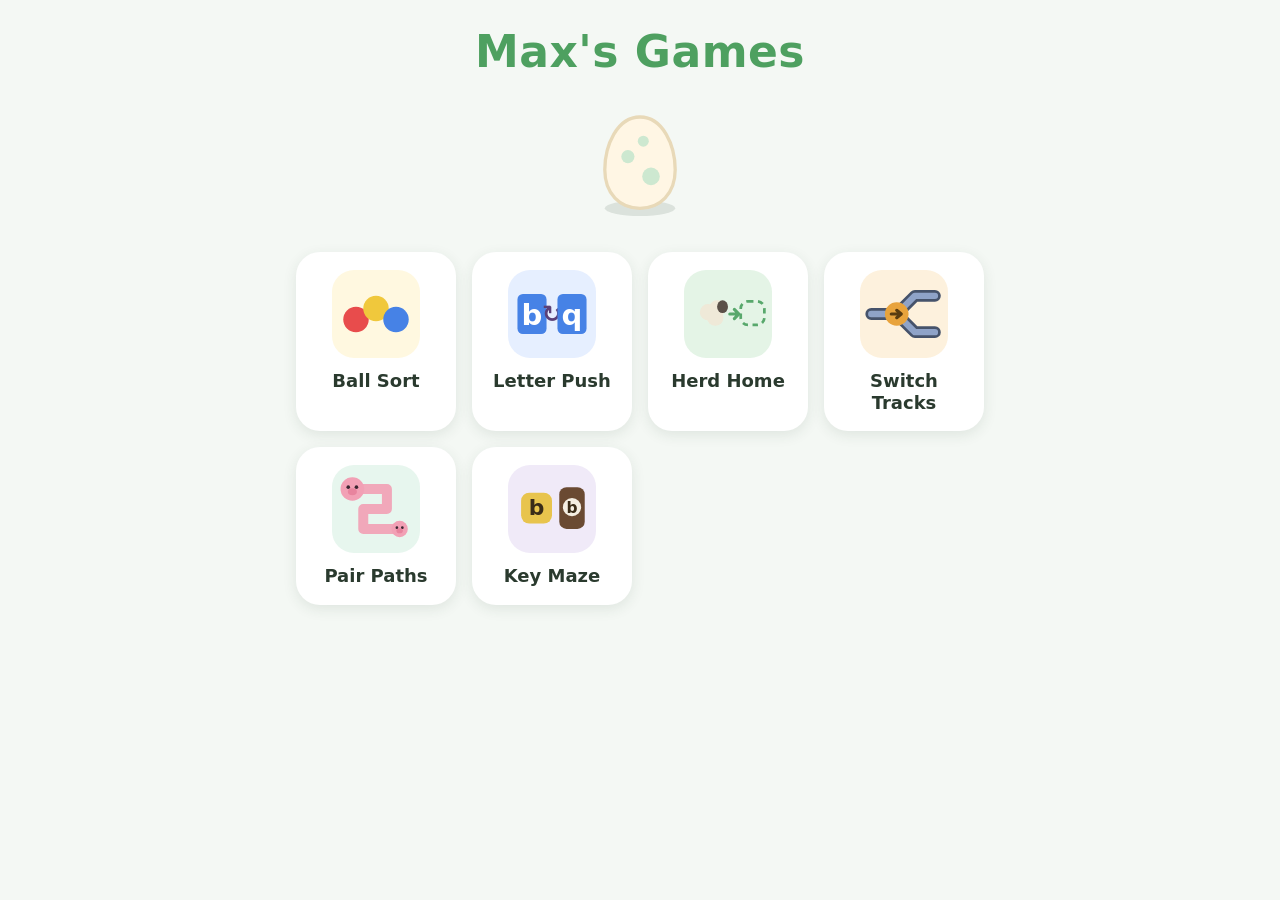
<file: index.html>
<!doctype html>
<html lang="en">
<head>
  <meta charset="utf-8">
  <meta name="viewport" content="width=device-width, initial-scale=1, viewport-fit=cover">
  <meta name="theme-color" content="#78c88c">
  <title>Max's Games</title>
  <link rel="manifest" href="./manifest.webmanifest">
  <link rel="icon" type="image/png" sizes="192x192" href="./icons/icon-192.png">
  <link rel="apple-touch-icon" href="./icons/icon-192.png">
  <link rel="stylesheet" href="./hub/hub.css">
</head>
<body>
  <main id="hub" class="hub">
    <h1 class="title">Max's Games</h1>
    <button id="pet-btn" class="pet-btn" aria-label="Your pet and sticker book" type="button"></button>
    <div id="tile-grid" class="tile-grid"></div>
  </main>

  <div id="sticker-screen" class="sticker-screen" hidden>
    <div class="sticker-card">
      <div id="sticker-pet" class="sticker-pet"></div>
      <div id="sticker-grid" class="sticker-grid"></div>
      <button id="sticker-close" class="sticker-close" type="button" aria-label="Close">ok</button>
    </div>
  </div>

  <div id="game-shell" class="game-shell" hidden>
    <button id="back-btn" class="back-btn" aria-label="Back to games" type="button">←</button>
    <iframe id="game-frame" class="game-frame" title="Game"></iframe>
  </div>

  <script type="module" src="./hub/hub.js"></script>
</body>
</html>
</file>
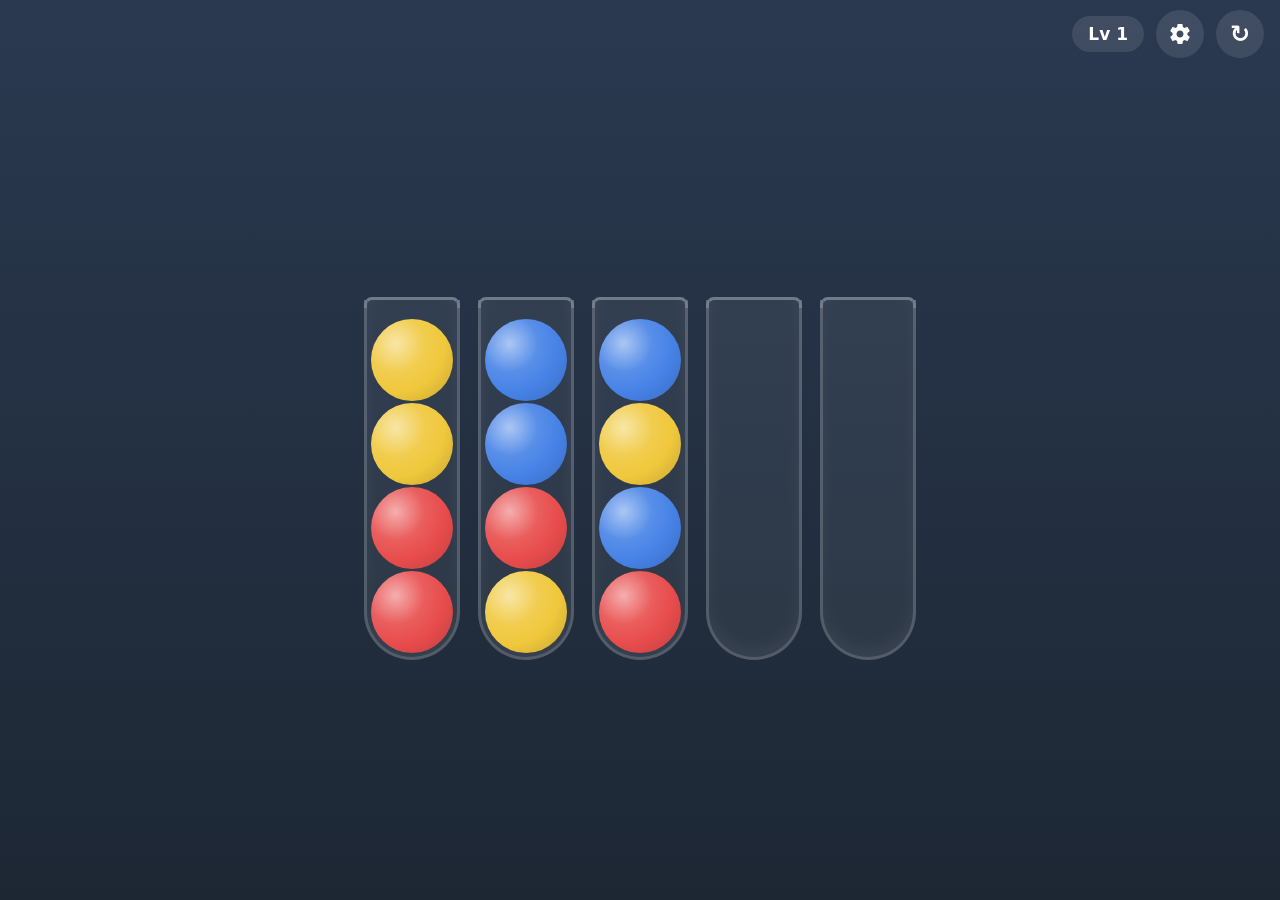
<file: games/ball-sort/index.html>
<!doctype html>
<html lang="en">
<head>
  <meta charset="utf-8">
  <meta name="viewport" content="width=device-width, initial-scale=1, viewport-fit=cover">
  <meta name="theme-color" content="#1d2734">
  <title>Ball Sort</title>
  <link rel="stylesheet" href="./ball-sort.css">
</head>
<body>
  <main id="game">
    <header class="topbar">
      <div class="level-badge" aria-label="Level">Lv <span id="level-num">1</span></div>
      <button id="settings-btn" class="icon-btn" aria-label="Difficulty" type="button">
        <svg viewBox="0 0 24 24" width="24" height="24" fill="currentColor" aria-hidden="true">
          <path d="M19.43 12.98c.04-.32.07-.64.07-.98s-.03-.66-.07-.98l2.11-1.65c.19-.15.24-.42.12-.64l-2-3.46c-.12-.22-.39-.3-.61-.22l-2.49 1c-.52-.4-1.08-.73-1.69-.98l-.38-2.65C14.46 2.18 14.25 2 14 2h-4c-.25 0-.46.18-.49.42l-.38 2.65c-.61.25-1.17.59-1.69.98l-2.49-1c-.23-.09-.49 0-.61.22l-2 3.46c-.13.22-.07.49.12.64l2.11 1.65c-.04.32-.07.65-.07.98s.03.66.07.98l-2.11 1.65c-.19.15-.24.42-.12.64l2 3.46c.12.22.39.3.61.22l2.49-1c.52.4 1.08.73 1.69.98l.38 2.65c.03.24.24.42.49.42h4c.25 0 .46-.18.49-.42l.38-2.65c.61-.25 1.17-.59 1.69-.98l2.49 1c.23.09.49 0 .61-.22l2-3.46c.12-.22.07-.49-.12-.64l-2.11-1.65zM12 15.5c-1.93 0-3.5-1.57-3.5-3.5s1.57-3.5 3.5-3.5 3.5 1.57 3.5 3.5-1.57 3.5-3.5 3.5z"/>
        </svg>
      </button>
      <button id="reset-btn" class="icon-btn" aria-label="Restart level" type="button">↻</button>
    </header>
    <div id="tubes" class="tubes"></div>
  </main>

  <div id="settings-screen" class="settings-screen" hidden>
    <div class="settings-card">
      <div class="settings-title">Difficulty</div>
      <div class="settings-value">Tier <span id="diff-value">1</span></div>
      <input id="diff-slider" type="range" min="1" max="12" step="1" value="1" aria-label="Difficulty tier">
      <button id="settings-apply" class="next-btn" type="button">Start</button>
    </div>
  </div>

  <div id="win-screen" class="win-screen" hidden>
    <div class="win-card">
      <div class="win-emoji">⭐</div>
      <div class="win-text">You did it!</div>
      <button id="next-btn" class="next-btn" type="button">Next</button>
    </div>
  </div>

  <script type="module" src="./ball-sort.js"></script>
</body>
</html>
</file>
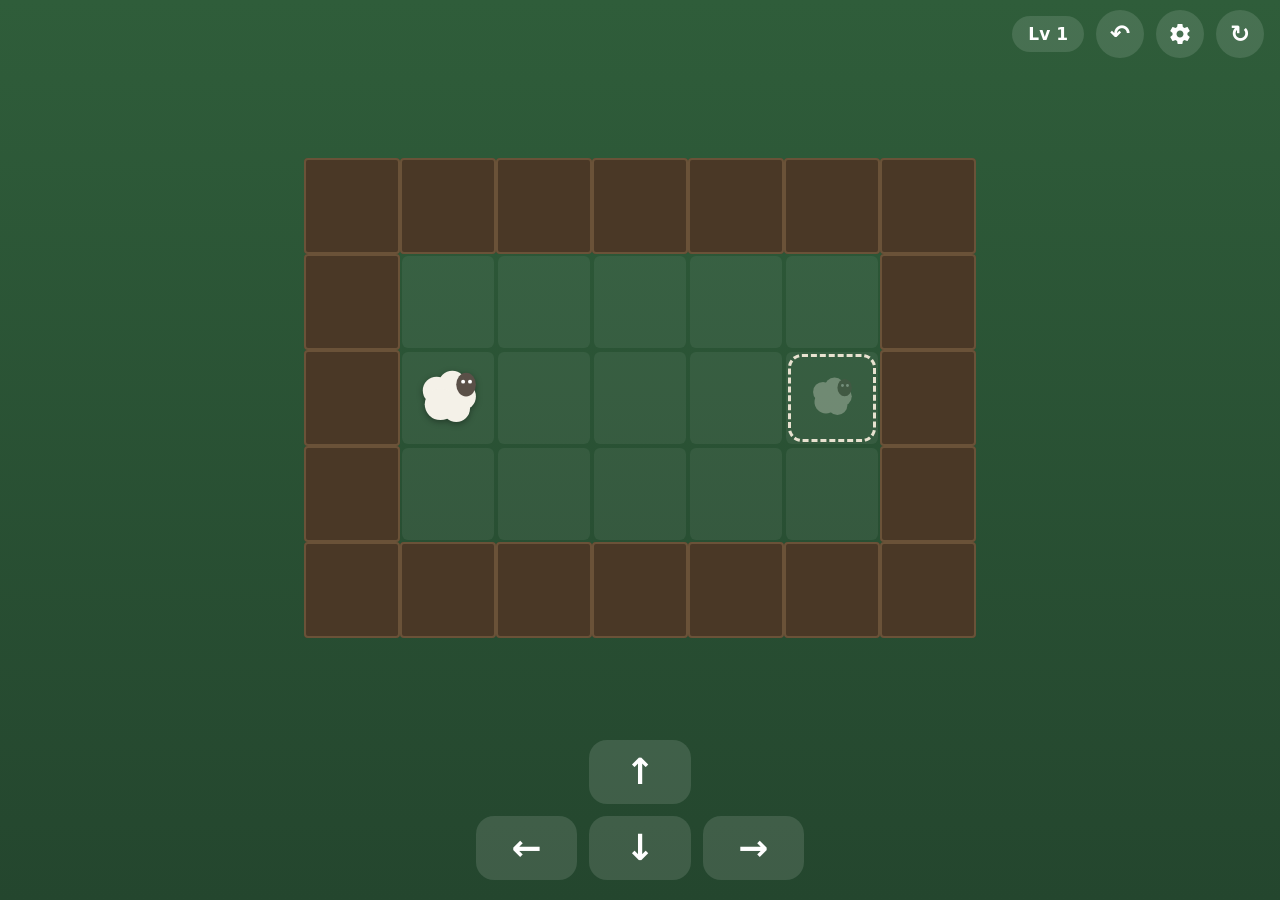
<file: games/herd-home/index.html>
<!doctype html>
<html lang="en">
<head>
  <meta charset="utf-8">
  <meta name="viewport" content="width=device-width, initial-scale=1, viewport-fit=cover">
  <meta name="theme-color" content="#24462e">
  <title>Herd Home</title>
  <link rel="stylesheet" href="./herd-home.css">
</head>
<body>
  <main id="game">
    <header class="topbar">
      <div class="level-badge" aria-label="Level">Lv <span id="level-num">1</span></div>
      <button id="undo-btn" class="icon-btn" aria-label="Undo" type="button">↶</button>
      <button id="settings-btn" class="icon-btn" aria-label="Levels" type="button">
        <svg viewBox="0 0 24 24" width="24" height="24" fill="currentColor" aria-hidden="true">
          <path d="M19.43 12.98c.04-.32.07-.64.07-.98s-.03-.66-.07-.98l2.11-1.65c.19-.15.24-.42.12-.64l-2-3.46c-.12-.22-.39-.3-.61-.22l-2.49 1c-.52-.4-1.08-.73-1.69-.98l-.38-2.65C14.46 2.18 14.25 2 14 2h-4c-.25 0-.46.18-.49.42l-.38 2.65c-.61.25-1.17.59-1.69.98l-2.49-1c-.23-.09-.49 0-.61.22l-2 3.46c-.13.22-.07.49.12.64l2.11 1.65c-.04.32-.07.65-.07.98s.03.66.07.98l-2.11 1.65c-.19.15-.24.42-.12.64l2 3.46c.12.22.39.3.61.22l2.49-1c.52.4 1.08.73 1.69.98l.38 2.65c.03.24.24.42.49.42h4c.25 0 .46-.18.49-.42l.38-2.65c.61-.25 1.17-.59 1.69-.98l2.49 1c.23.09.49 0 .61-.22l2-3.46c.12-.22.07-.49-.12-.64l-2.11-1.65zM12 15.5c-1.93 0-3.5-1.57-3.5-3.5s1.57-3.5 3.5-3.5 3.5 1.57 3.5 3.5-1.57 3.5-3.5 3.5z"/>
        </svg>
      </button>
      <button id="reset-btn" class="icon-btn" aria-label="Restart level" type="button">↻</button>
    </header>

    <div class="board-wrap">
      <div id="board" class="board"></div>
    </div>

    <div class="controls" aria-label="Tilt controls">
      <button class="dir-btn dir-up"    data-dir="up"    type="button" aria-label="Tilt up">↑</button>
      <button class="dir-btn dir-left"  data-dir="left"  type="button" aria-label="Tilt left">←</button>
      <button class="dir-btn dir-down"  data-dir="down"  type="button" aria-label="Tilt down">↓</button>
      <button class="dir-btn dir-right" data-dir="right" type="button" aria-label="Tilt right">→</button>
    </div>
  </main>

  <div id="settings-screen" class="settings-screen" hidden>
    <div class="settings-card">
      <div class="settings-title">Level</div>
      <div class="settings-value"><span id="level-value">1</span></div>
      <input id="level-slider" type="range" min="1" max="1" step="1" value="1" aria-label="Level">
      <button id="settings-apply" class="next-btn" type="button">Go</button>
    </div>
  </div>

  <div id="win-screen" class="win-screen" hidden>
    <div class="win-card">
      <div class="win-emoji">⭐</div>
      <div class="win-text">You did it!</div>
      <button id="next-btn" class="next-btn" type="button">Next</button>
    </div>
  </div>

  <script type="module" src="./herd-home.js"></script>
</body>
</html>
</file>
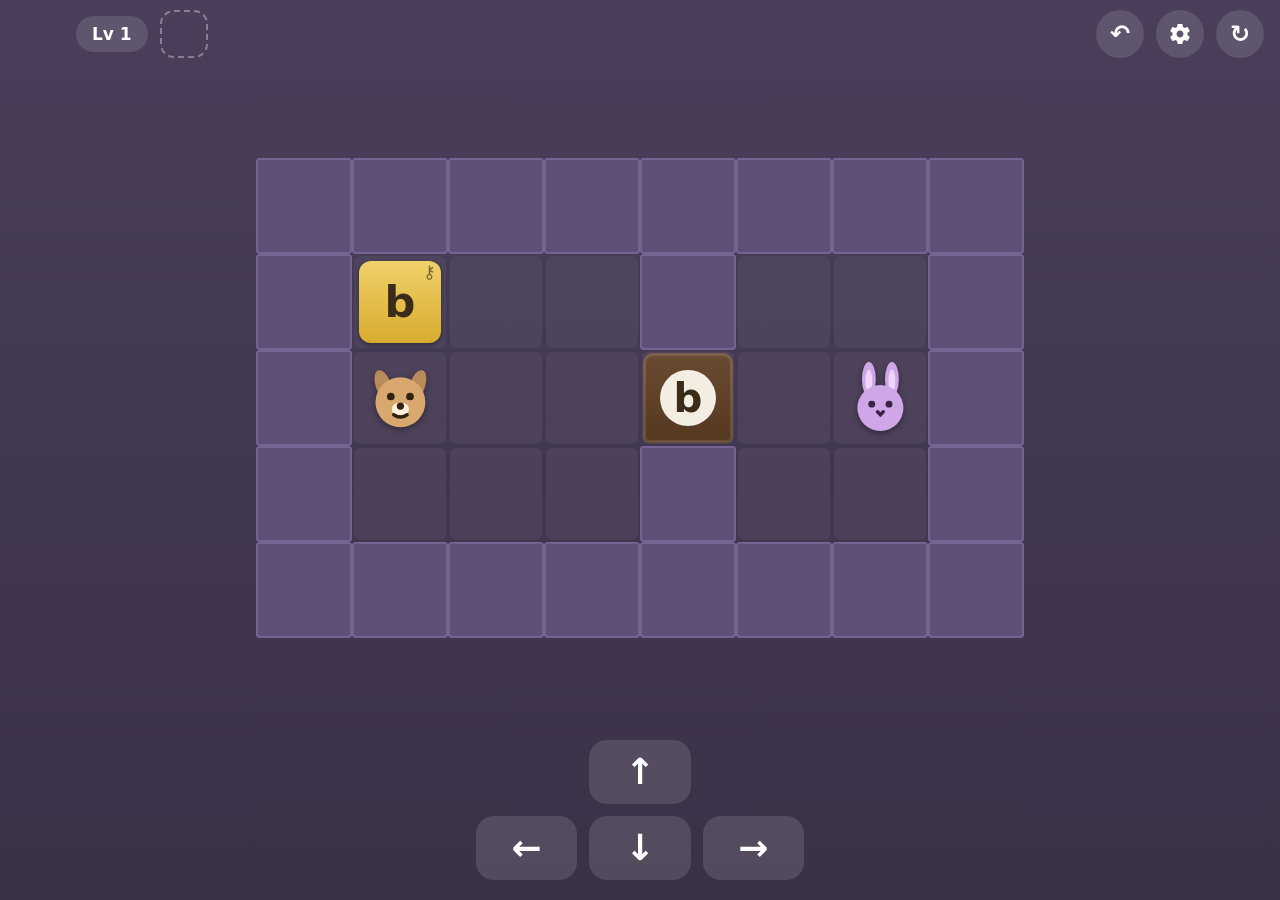
<file: games/key-maze/index.html>
<!doctype html>
<html lang="en">
<head>
  <meta charset="utf-8">
  <meta name="viewport" content="width=device-width, initial-scale=1, viewport-fit=cover">
  <meta name="theme-color" content="#3b3147">
  <title>Key Maze</title>
  <link rel="stylesheet" href="./key-maze.css">
</head>
<body>
  <main id="game">
    <header class="topbar">
      <div class="level-badge" aria-label="Level">Lv <span id="level-num">1</span></div>
      <div id="carry-slot" class="carry-slot" aria-label="Carried key"></div>
      <button id="undo-btn" class="icon-btn" aria-label="Undo" type="button">↶</button>
      <button id="settings-btn" class="icon-btn" aria-label="Levels" type="button">
        <svg viewBox="0 0 24 24" width="24" height="24" fill="currentColor" aria-hidden="true">
          <path d="M19.43 12.98c.04-.32.07-.64.07-.98s-.03-.66-.07-.98l2.11-1.65c.19-.15.24-.42.12-.64l-2-3.46c-.12-.22-.39-.3-.61-.22l-2.49 1c-.52-.4-1.08-.73-1.69-.98l-.38-2.65C14.46 2.18 14.25 2 14 2h-4c-.25 0-.46.18-.49.42l-.38 2.65c-.61.25-1.17.59-1.69.98l-2.49-1c-.23-.09-.49 0-.61.22l-2 3.46c-.13.22-.07.49.12.64l2.11 1.65c-.04.32-.07.65-.07.98s.03.66.07.98l-2.11 1.65c-.19.15-.24.42-.12.64l2 3.46c.12.22.39.3.61.22l2.49-1c.52.4 1.08.73 1.69.98l.38 2.65c.03.24.24.42.49.42h4c.25 0 .46-.18.49-.42l.38-2.65c.61-.25 1.17-.59 1.69-.98l2.49 1c.23.09.49 0 .61-.22l2-3.46c.12-.22.07-.49-.12-.64l-2.11-1.65zM12 15.5c-1.93 0-3.5-1.57-3.5-3.5s1.57-3.5 3.5-3.5 3.5 1.57 3.5 3.5-1.57 3.5-3.5 3.5z"/>
        </svg>
      </button>
      <button id="reset-btn" class="icon-btn" aria-label="Restart level" type="button">↻</button>
    </header>

    <div class="board-wrap">
      <div id="board" class="board"></div>
    </div>

    <div class="controls" aria-label="Movement controls">
      <button class="dir-btn dir-up"    data-dir="up"    type="button" aria-label="Up">↑</button>
      <button class="dir-btn dir-left"  data-dir="left"  type="button" aria-label="Left">←</button>
      <button class="dir-btn dir-down"  data-dir="down"  type="button" aria-label="Down">↓</button>
      <button class="dir-btn dir-right" data-dir="right" type="button" aria-label="Right">→</button>
    </div>
  </main>

  <div id="settings-screen" class="settings-screen" hidden>
    <div class="settings-card">
      <div class="settings-title">Level</div>
      <div class="settings-value"><span id="level-value">1</span></div>
      <input id="level-slider" type="range" min="1" max="1" step="1" value="1" aria-label="Level">
      <button id="settings-apply" class="next-btn" type="button">Go</button>
    </div>
  </div>

  <div id="win-screen" class="win-screen" hidden>
    <div class="win-card">
      <div class="win-emoji">⭐</div>
      <div class="win-text">You did it!</div>
      <button id="next-btn" class="next-btn" type="button">Next</button>
    </div>
  </div>

  <script type="module" src="./key-maze.js"></script>
</body>
</html>
</file>
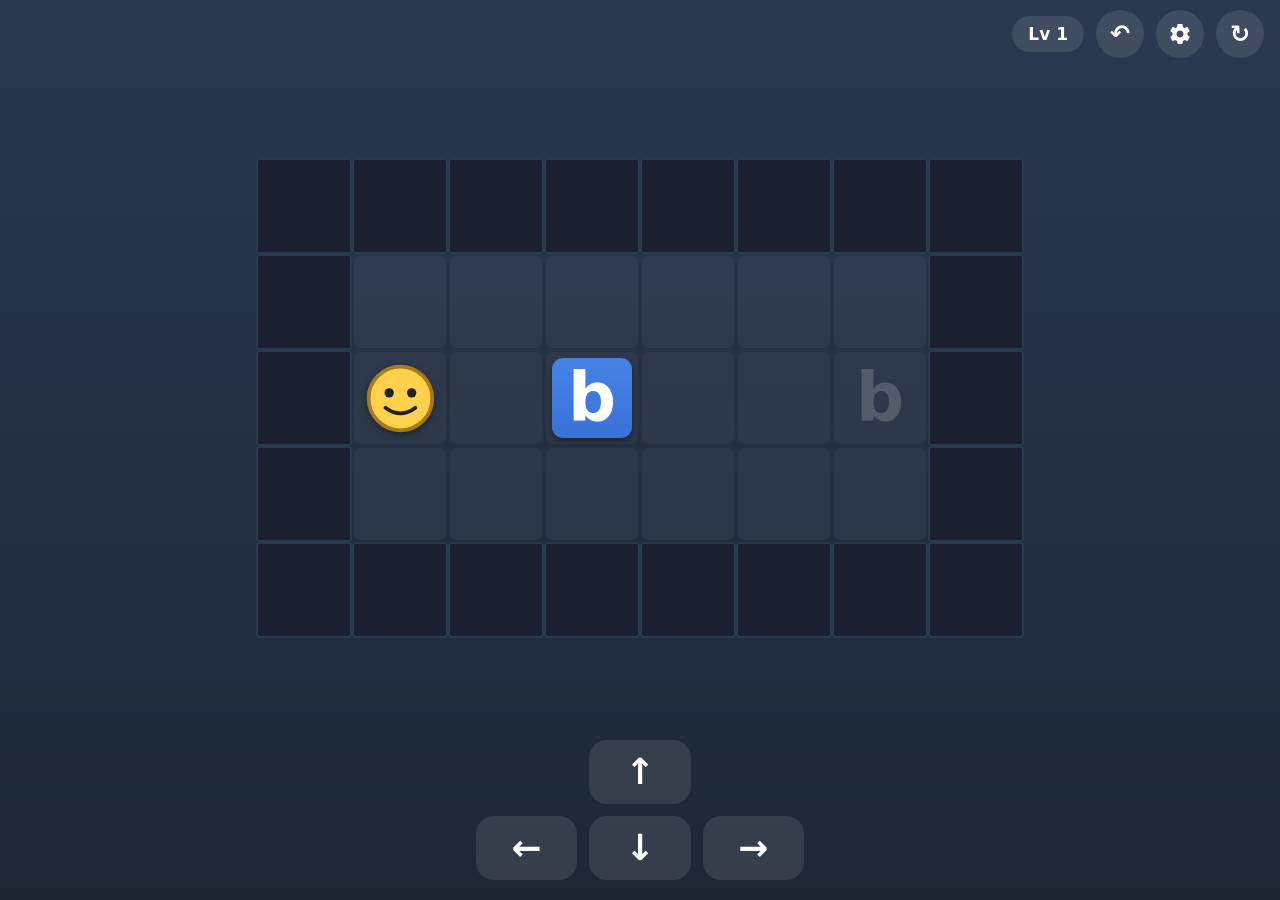
<file: games/letter-push/index.html>
<!doctype html>
<html lang="en">
<head>
  <meta charset="utf-8">
  <meta name="viewport" content="width=device-width, initial-scale=1, viewport-fit=cover">
  <meta name="theme-color" content="#1d2734">
  <title>Letter Push</title>
  <link rel="stylesheet" href="./letter-push.css">
</head>
<body>
  <main id="game">
    <header class="topbar">
      <div class="level-badge" aria-label="Level">Lv <span id="level-num">1</span></div>
      <button id="undo-btn" class="icon-btn" aria-label="Undo" type="button">↶</button>
      <button id="settings-btn" class="icon-btn" aria-label="Levels" type="button">
        <svg viewBox="0 0 24 24" width="24" height="24" fill="currentColor" aria-hidden="true">
          <path d="M19.43 12.98c.04-.32.07-.64.07-.98s-.03-.66-.07-.98l2.11-1.65c.19-.15.24-.42.12-.64l-2-3.46c-.12-.22-.39-.3-.61-.22l-2.49 1c-.52-.4-1.08-.73-1.69-.98l-.38-2.65C14.46 2.18 14.25 2 14 2h-4c-.25 0-.46.18-.49.42l-.38 2.65c-.61.25-1.17.59-1.69.98l-2.49-1c-.23-.09-.49 0-.61.22l-2 3.46c-.13.22-.07.49.12.64l2.11 1.65c-.04.32-.07.65-.07.98s.03.66.07.98l-2.11 1.65c-.19.15-.24.42-.12.64l2 3.46c.12.22.39.3.61.22l2.49-1c.52.4 1.08.73 1.69.98l.38 2.65c.03.24.24.42.49.42h4c.25 0 .46-.18.49-.42l.38-2.65c.61-.25 1.17-.59 1.69-.98l2.49 1c.23.09.49 0 .61-.22l2-3.46c.12-.22.07-.49-.12-.64l-2.11-1.65zM12 15.5c-1.93 0-3.5-1.57-3.5-3.5s1.57-3.5 3.5-3.5 3.5 1.57 3.5 3.5-1.57 3.5-3.5 3.5z"/>
        </svg>
      </button>
      <button id="reset-btn" class="icon-btn" aria-label="Restart level" type="button">↻</button>
    </header>

    <div class="board-wrap">
      <div id="board" class="board"></div>
    </div>

    <div class="controls" aria-label="Movement controls">
      <button class="dir-btn dir-up"    data-dir="up"    type="button" aria-label="Up">↑</button>
      <button class="dir-btn dir-left"  data-dir="left"  type="button" aria-label="Left">←</button>
      <button class="dir-btn dir-down"  data-dir="down"  type="button" aria-label="Down">↓</button>
      <button class="dir-btn dir-right" data-dir="right" type="button" aria-label="Right">→</button>
    </div>
  </main>

  <div id="settings-screen" class="settings-screen" hidden>
    <div class="settings-card">
      <div class="settings-title">Level</div>
      <div class="settings-value"><span id="level-value">1</span></div>
      <input id="level-slider" type="range" min="1" max="1" step="1" value="1" aria-label="Level">

      <div class="voice-section">
        <label class="settings-subtitle" for="voice-select">Voice</label>
        <div class="voice-row">
          <select id="voice-select" aria-label="TTS voice"></select>
          <button id="voice-test" class="voice-test-btn" type="button" aria-label="Test voice">▶</button>
        </div>
      </div>

      <button id="settings-apply" class="next-btn" type="button">Go</button>
    </div>
  </div>

  <div id="win-screen" class="win-screen" hidden>
    <div class="win-card">
      <div class="win-emoji">⭐</div>
      <div class="win-text">You did it!</div>
      <button id="next-btn" class="next-btn" type="button">Next</button>
    </div>
  </div>

  <script type="module" src="./letter-push.js"></script>
</body>
</html>
</file>
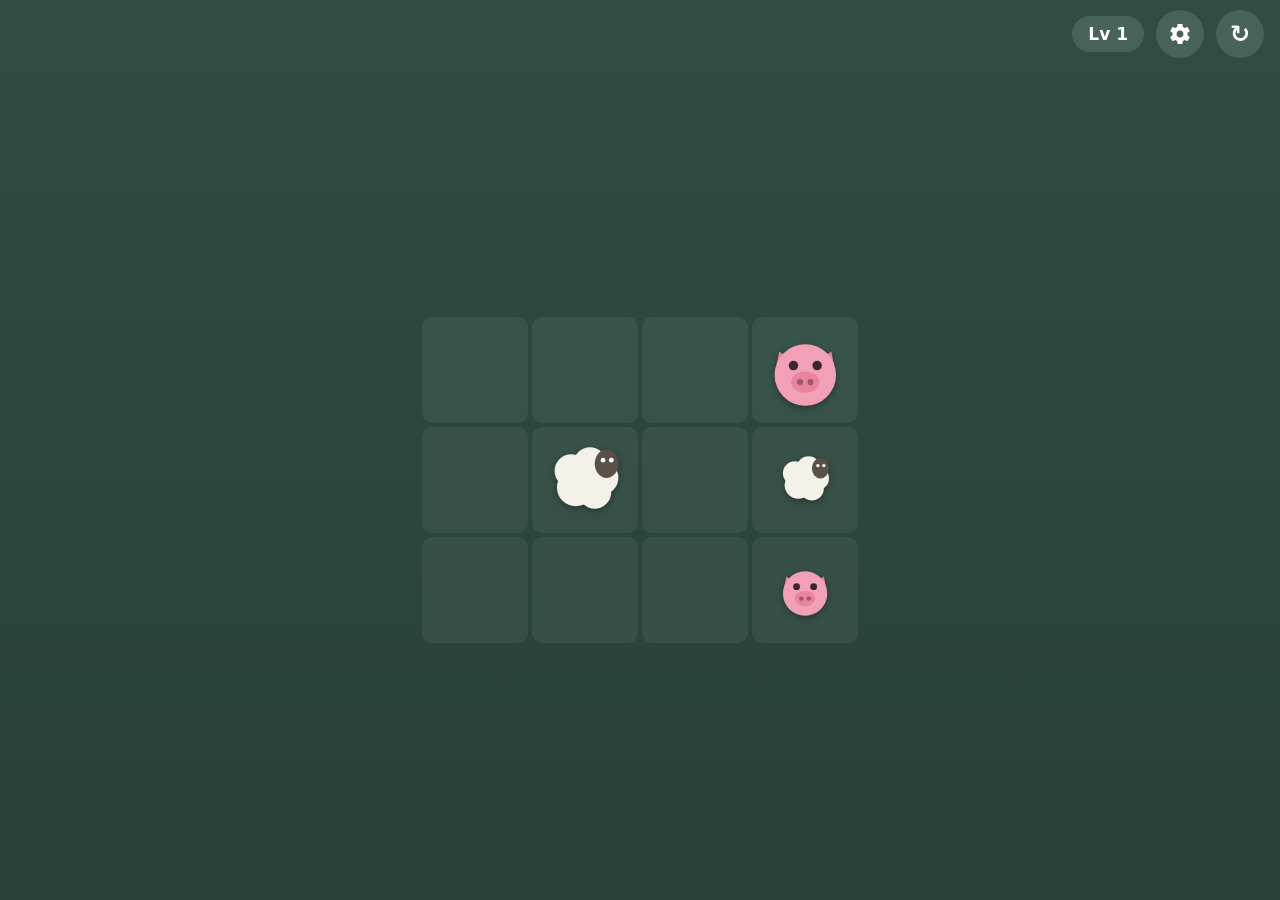
<file: games/pair-paths/index.html>
<!doctype html>
<html lang="en">
<head>
  <meta charset="utf-8">
  <meta name="viewport" content="width=device-width, initial-scale=1, viewport-fit=cover">
  <meta name="theme-color" content="#274038">
  <title>Pair Paths</title>
  <link rel="stylesheet" href="./pair-paths.css">
</head>
<body>
  <main id="game">
    <header class="topbar">
      <div class="level-badge" aria-label="Level">Lv <span id="level-num">1</span></div>
      <button id="settings-btn" class="icon-btn" aria-label="Levels" type="button">
        <svg viewBox="0 0 24 24" width="24" height="24" fill="currentColor" aria-hidden="true">
          <path d="M19.43 12.98c.04-.32.07-.64.07-.98s-.03-.66-.07-.98l2.11-1.65c.19-.15.24-.42.12-.64l-2-3.46c-.12-.22-.39-.3-.61-.22l-2.49 1c-.52-.4-1.08-.73-1.69-.98l-.38-2.65C14.46 2.18 14.25 2 14 2h-4c-.25 0-.46.18-.49.42l-.38 2.65c-.61.25-1.17.59-1.69.98l-2.49-1c-.23-.09-.49 0-.61.22l-2 3.46c-.13.22-.07.49.12.64l2.11 1.65c-.04.32-.07.65-.07.98s.03.66.07.98l-2.11 1.65c-.19.15-.24.42-.12.64l2 3.46c.12.22.39.3.61.22l2.49-1c.52.4 1.08.73 1.69.98l.38 2.65c.03.24.24.42.49.42h4c.25 0 .46-.18.49-.42l.38-2.65c.61-.25 1.17-.59 1.69-.98l2.49 1c.23.09.49 0 .61-.22l2-3.46c.12-.22.07-.49-.12-.64l-2.11-1.65zM12 15.5c-1.93 0-3.5-1.57-3.5-3.5s1.57-3.5 3.5-3.5 3.5 1.57 3.5 3.5-1.57 3.5-3.5 3.5z"/>
        </svg>
      </button>
      <button id="reset-btn" class="icon-btn" aria-label="Restart level" type="button">↻</button>
    </header>

    <div class="board-wrap">
      <div id="board" class="board"></div>
    </div>
  </main>

  <div id="settings-screen" class="settings-screen" hidden>
    <div class="settings-card">
      <div class="settings-title">Level</div>
      <div class="settings-value"><span id="level-value">1</span></div>
      <input id="level-slider" type="range" min="1" max="1" step="1" value="1" aria-label="Level">
      <button id="settings-apply" class="next-btn" type="button">Go</button>
    </div>
  </div>

  <div id="win-screen" class="win-screen" hidden>
    <div class="win-card">
      <div class="win-emoji">⭐</div>
      <div class="win-text">You did it!</div>
      <button id="next-btn" class="next-btn" type="button">Next</button>
    </div>
  </div>

  <script type="module" src="./pair-paths.js"></script>
</body>
</html>
</file>
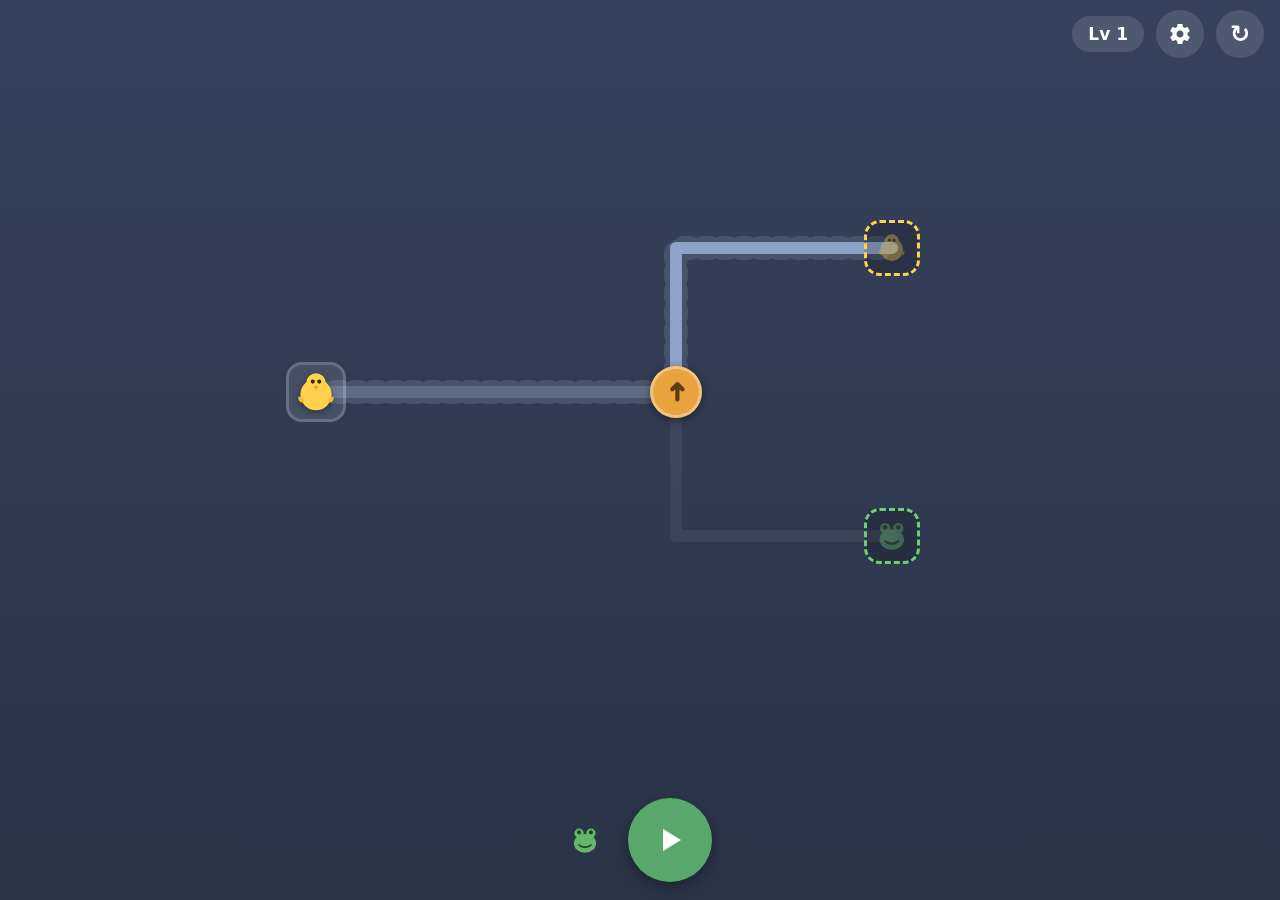
<file: games/switch-tracks/index.html>
<!doctype html>
<html lang="en">
<head>
  <meta charset="utf-8">
  <meta name="viewport" content="width=device-width, initial-scale=1, viewport-fit=cover">
  <meta name="theme-color" content="#2a3447">
  <title>Switch Tracks</title>
  <link rel="stylesheet" href="./switch-tracks.css">
</head>
<body>
  <main id="game">
    <header class="topbar">
      <div class="level-badge" aria-label="Level">Lv <span id="level-num">1</span></div>
      <button id="settings-btn" class="icon-btn" aria-label="Levels" type="button">
        <svg viewBox="0 0 24 24" width="24" height="24" fill="currentColor" aria-hidden="true">
          <path d="M19.43 12.98c.04-.32.07-.64.07-.98s-.03-.66-.07-.98l2.11-1.65c.19-.15.24-.42.12-.64l-2-3.46c-.12-.22-.39-.3-.61-.22l-2.49 1c-.52-.4-1.08-.73-1.69-.98l-.38-2.65C14.46 2.18 14.25 2 14 2h-4c-.25 0-.46.18-.49.42l-.38 2.65c-.61.25-1.17.59-1.69.98l-2.49-1c-.23-.09-.49 0-.61.22l-2 3.46c-.13.22-.07.49.12.64l2.11 1.65c-.04.32-.07.65-.07.98s.03.66.07.98l-2.11 1.65c-.19.15-.24.42-.12.64l2 3.46c.12.22.39.3.61.22l2.49-1c.52.4 1.08.73 1.69.98l.38 2.65c.03.24.24.42.49.42h4c.25 0 .46-.18.49-.42l.38-2.65c.61-.25 1.17-.59 1.69-.98l2.49 1c.23.09.49 0 .61-.22l2-3.46c.12-.22.07-.49-.12-.64l-2.11-1.65zM12 15.5c-1.93 0-3.5-1.57-3.5-3.5s1.57-3.5 3.5-3.5 3.5 1.57 3.5 3.5-1.57 3.5-3.5 3.5z"/>
        </svg>
      </button>
      <button id="reset-btn" class="icon-btn" aria-label="Restart level" type="button">↻</button>
    </header>

    <div class="board-wrap">
      <div id="board" class="board"></div>
    </div>

    <div class="controls">
      <div id="queue-row" class="queue-row" aria-label="Waiting animals"></div>
      <button id="go-btn" class="go-btn" type="button" aria-label="Go">
        <svg viewBox="0 0 40 40" width="40" height="40" aria-hidden="true">
          <path d="M 13 9 L 31 20 L 13 31 Z" fill="currentColor"/>
        </svg>
      </button>
    </div>
  </main>

  <div id="settings-screen" class="settings-screen" hidden>
    <div class="settings-card">
      <div class="settings-title">Level</div>
      <div class="settings-value"><span id="level-value">1</span></div>
      <input id="level-slider" type="range" min="1" max="1" step="1" value="1" aria-label="Level">
      <button id="settings-apply" class="next-btn" type="button">Go</button>
    </div>
  </div>

  <div id="win-screen" class="win-screen" hidden>
    <div class="win-card">
      <div class="win-emoji">⭐</div>
      <div class="win-text">You did it!</div>
      <button id="next-btn" class="next-btn" type="button">Next</button>
    </div>
  </div>

  <script type="module" src="./switch-tracks.js"></script>
</body>
</html>
</file>
<file: hub/hub.css>
* { box-sizing: border-box; }

:root {
  --bg: #f4f8f4;
  --accent: #78c88c;
  --accent-dark: #4ea060;
  --tile-bg: #ffffff;
  --tile-shadow: rgba(40, 70, 50, 0.10);
  --text: #2a3a2e;
}

html, body {
  margin: 0; padding: 0;
  height: 100%;
  background: var(--bg);
  color: var(--text);
  font-family: system-ui, -apple-system, "Segoe UI", Roboto, sans-serif;
  -webkit-tap-highlight-color: transparent;
  user-select: none;
  -webkit-user-select: none;
  touch-action: manipulation;
  overscroll-behavior: none;
}
body { overflow: hidden; }

.hub {
  height: 100%;
  overflow-y: auto;
  padding:
    calc(env(safe-area-inset-top, 0px) + 8px)
    env(safe-area-inset-right, 0px)
    env(safe-area-inset-bottom, 0px)
    env(safe-area-inset-left, 0px);
}

.title {
  text-align: center;
  margin: clamp(8px, 2vh, 24px) 16px clamp(12px, 2vh, 20px);
  font-size: clamp(28px, 6vw, 44px);
  color: var(--accent-dark);
  letter-spacing: 0.5px;
}

/* Pet button between title and tiles */
.pet-btn {
  appearance: none;
  border: none;
  background: none;
  display: block;
  width: clamp(96px, 18vw, 132px);
  height: clamp(96px, 18vw, 132px);
  margin: 0 auto clamp(4px, 1vh, 12px);
  padding: 0;
  cursor: pointer;
}
.pet-btn svg { width: 100%; height: 100%; display: block; }
.pet-btn.bounce { animation: pet-bounce 0.5s cubic-bezier(0.18, 0.89, 0.32, 1.28); }
@keyframes pet-bounce {
  0%   { transform: scale(1); }
  35%  { transform: scale(1.15) translateY(-6px); }
  100% { transform: scale(1); }
}

/* Sticker book overlay */
.sticker-screen {
  position: fixed; inset: 0;
  background: rgba(0, 0, 0, 0.45);
  display: flex; align-items: center; justify-content: center;
  z-index: 30;
  animation: fadeIn 0.25s ease;
}
.sticker-screen[hidden] { display: none; }
.sticker-card {
  background: #ffffff;
  border-radius: 28px;
  padding: 20px 22px 18px;
  width: min(90vw, 460px);
  max-height: 82vh;
  display: flex;
  flex-direction: column;
  align-items: center;
  box-shadow: 0 18px 50px rgba(0, 0, 0, 0.4);
  animation: pop 0.3s cubic-bezier(0.18, 0.89, 0.32, 1.28);
}
.sticker-pet { width: 110px; height: 110px; flex: 0 0 auto; }
.sticker-pet svg { width: 100%; height: 100%; }
.sticker-grid {
  display: grid;
  grid-template-columns: repeat(auto-fill, minmax(52px, 1fr));
  gap: 6px;
  width: 100%;
  overflow-y: auto;
  padding: 8px 4px;
  min-height: 52px;
}
.sticker {
  font-size: 38px;
  line-height: 1.3;
  text-align: center;
}
.sticker-close {
  appearance: none; border: none;
  background: var(--accent);
  color: #fff;
  font: inherit;
  font-size: 20px;
  font-weight: 700;
  padding: 10px 40px;
  border-radius: 999px;
  cursor: pointer;
  margin-top: 8px;
}
.sticker-close:active { transform: scale(0.96); }

@keyframes fadeIn { from { opacity: 0; } to { opacity: 1; } }
@keyframes pop {
  from { transform: scale(0.6); opacity: 0; }
  to   { transform: scale(1.0); opacity: 1; }
}

.tile-grid {
  display: grid;
  grid-template-columns: repeat(auto-fill, minmax(140px, 1fr));
  gap: 16px;
  padding: 16px;
  max-width: 720px;
  margin: 0 auto 24px;
}

.tile {
  appearance: none;
  border: none;
  background: var(--tile-bg);
  color: var(--text);
  font: inherit;
  font-size: 18px;
  font-weight: 700;
  border-radius: 24px;
  padding: 18px 12px;
  box-shadow: 0 4px 14px var(--tile-shadow);
  display: flex;
  flex-direction: column;
  align-items: center;
  gap: 12px;
  cursor: pointer;
  transition: transform 0.10s ease, box-shadow 0.10s ease;
  min-height: 150px;
}
.tile:active {
  transform: scale(0.96);
  box-shadow: 0 2px 8px var(--tile-shadow);
}

.tile-icon {
  width: 88px;
  height: 88px;
  border-radius: 22px;
  display: flex;
  align-items: center;
  justify-content: center;
  overflow: hidden;
}
.tile-icon svg { display: block; }

.tile-name {
  text-align: center;
  line-height: 1.2;
}

/* Game shell (covers screen when a game is open) */
.game-shell {
  position: fixed;
  inset: 0;
  z-index: 10;
  background: #000;
  display: flex;
}
.game-shell[hidden] { display: none; }

.back-btn {
  position: fixed;
  top: max(8px, env(safe-area-inset-top, 0px));
  left: max(8px, env(safe-area-inset-left, 0px));
  width: 56px;
  height: 56px;
  border: none;
  border-radius: 50%;
  background: rgba(255, 255, 255, 0.92);
  color: var(--text);
  font-family: inherit;
  font-size: 30px;
  font-weight: 800;
  line-height: 1;
  display: flex;
  align-items: center;
  justify-content: center;
  box-shadow: 0 2px 10px rgba(0, 0, 0, 0.35);
  z-index: 20;
  cursor: pointer;
}
.back-btn:active { transform: scale(0.92); }

.game-frame {
  flex: 1;
  width: 100%;
  height: 100%;
  border: 0;
  background: #1d2734;
}
</file>
<file: games/ball-sort/ball-sort.css>
* { box-sizing: border-box; }

:root {
  --bg-1: #2a3950;
  --bg-2: #1d2734;
  --tube-bg: rgba(255, 255, 255, 0.06);
  --tube-border: rgba(255, 255, 255, 0.18);
  --tube-rim: rgba(255, 255, 255, 0.35);
  --text: #ffffff;
}

html, body {
  margin: 0; padding: 0;
  height: 100%;
  background: linear-gradient(180deg, var(--bg-1) 0%, var(--bg-2) 100%);
  color: var(--text);
  font-family: system-ui, -apple-system, "Segoe UI", Roboto, sans-serif;
  user-select: none;
  -webkit-user-select: none;
  -webkit-tap-highlight-color: transparent;
  touch-action: manipulation;
  overflow: hidden;
  overscroll-behavior: none;
}

#game {
  display: flex;
  flex-direction: column;
  height: 100%;
  padding-top: env(safe-area-inset-top, 0px);
  padding-right: env(safe-area-inset-right, 0px);
  padding-bottom: env(safe-area-inset-bottom, 0px);
  padding-left: env(safe-area-inset-left, 0px);
}

.topbar {
  display: flex;
  justify-content: flex-end;
  align-items: center;
  gap: 12px;
  padding: 10px 16px;
  /* Reserve space at top-left for the hub's back-button overlay */
  padding-left: 76px;
  flex: 0 0 auto;
}

.level-badge {
  font-size: 17px;
  font-weight: 700;
  background: rgba(255, 255, 255, 0.10);
  padding: 8px 16px;
  border-radius: 999px;
}

.icon-btn {
  appearance: none;
  border: none;
  width: 48px; height: 48px;
  border-radius: 50%;
  background: rgba(255, 255, 255, 0.10);
  color: var(--text);
  font-size: 24px;
  font-weight: 700;
  cursor: pointer;
  font-family: inherit;
  display: inline-flex;
  align-items: center;
  justify-content: center;
  padding: 0;
}
.icon-btn:active { transform: scale(0.92); }

.tubes {
  flex: 1 1 auto;
  display: grid;
  grid-template-columns: repeat(var(--per-row, 5), var(--tube-w));
  justify-content: center;
  align-content: center;
  gap: 18px;
  padding: 8px 16px 16px;
  --tube-w: 72px;
  min-height: 0;
}

.tube {
  position: relative;
  width: var(--tube-w);
  height: calc(var(--tube-w) * 3.6 + 14px);
  background: var(--tube-bg);
  border: 3px solid var(--tube-border);
  border-top: none;
  border-radius: 0 0 calc(var(--tube-w) / 2) calc(var(--tube-w) / 2);
  display: flex;
  flex-direction: column-reverse;
  align-items: center;
  padding: 4px;
  cursor: pointer;
  transition: transform 0.18s ease, box-shadow 0.18s ease;
  box-shadow: inset 0 -10px 18px rgba(255, 255, 255, 0.05);
}
.tube::before {
  content: '';
  position: absolute;
  top: -3px; left: -3px; right: -3px;
  height: 8px;
  border-top: 3px solid var(--tube-rim);
  border-left: 3px solid var(--tube-border);
  border-right: 3px solid var(--tube-border);
  border-radius: 8px 8px 0 0;
  pointer-events: none;
}
.tube.selected {
  transform: translateY(-14px);
  box-shadow:
    inset 0 -10px 18px rgba(255, 255, 255, 0.05),
    0 8px 24px rgba(255, 240, 150, 0.30);
}
.tube.flash-bad { animation: shake 0.30s ease; }
@keyframes shake {
  0%, 100% { transform: translateX(0); }
  25%      { transform: translateX(-6px); }
  75%      { transform: translateX(6px); }
}

.ball {
  width: calc(var(--tube-w) - 14px);
  height: calc(var(--tube-w) - 14px);
  margin-top: 2px;
  border-radius: 50%;
  flex: 0 0 auto;
  display: flex;
  align-items: center;
  justify-content: center;
  background-image: radial-gradient(
    circle at 30% 30%,
    rgba(255, 255, 255, 0.55) 0%,
    rgba(255, 255, 255, 0.10) 35%,
    rgba(0, 0, 0, 0.0)        60%,
    rgba(0, 0, 0, 0.18)       100%
  );
  pointer-events: none;
}
.ball.flying { z-index: 200; will-change: transform; }

/* Win overlay */
.win-screen {
  position: fixed; inset: 0;
  background: rgba(0, 0, 0, 0.55);
  display: flex; align-items: center; justify-content: center;
  z-index: 50;
  animation: fadeIn 0.25s ease;
}
.win-screen[hidden] { display: none; }

.win-card {
  background: linear-gradient(180deg, #ffffff 0%, #f4f8ff 100%);
  color: #2a3a4e;
  padding: 32px 36px 28px;
  border-radius: 28px;
  text-align: center;
  box-shadow: 0 18px 50px rgba(0, 0, 0, 0.5);
  max-width: 80vw;
  animation: pop 0.32s cubic-bezier(0.18, 0.89, 0.32, 1.28);
}
.win-emoji { font-size: 72px; line-height: 1; }
.win-text  { font-size: 28px; font-weight: 800; margin: 12px 0 20px; }

.next-btn {
  appearance: none; border: none;
  background: #4682e6;
  color: white;
  font-size: 22px; font-weight: 700;
  padding: 14px 36px;
  border-radius: 999px;
  cursor: pointer;
  min-width: 180px;
  font-family: inherit;
}
.next-btn:active { transform: scale(0.96); }

@keyframes fadeIn { from { opacity: 0; } to { opacity: 1; } }
@keyframes pop {
  from { transform: scale(0.6); opacity: 0; }
  to   { transform: scale(1.0); opacity: 1; }
}

/* Settings overlay */
.settings-screen {
  position: fixed; inset: 0;
  background: rgba(0, 0, 0, 0.55);
  display: flex; align-items: center; justify-content: center;
  z-index: 50;
  animation: fadeIn 0.2s ease;
}
.settings-screen[hidden] { display: none; }

.settings-card {
  background: linear-gradient(180deg, #ffffff 0%, #f4f8ff 100%);
  color: #2a3a4e;
  padding: 28px 32px 24px;
  border-radius: 24px;
  text-align: center;
  box-shadow: 0 18px 50px rgba(0, 0, 0, 0.5);
  width: min(85vw, 420px);
  animation: pop 0.25s cubic-bezier(0.18, 0.89, 0.32, 1.28);
}
.settings-title {
  font-size: 22px;
  font-weight: 800;
  margin-bottom: 4px;
}
.settings-value {
  font-size: 36px;
  font-weight: 800;
  color: #4682e6;
  margin: 0 0 18px;
}
.settings-card input[type=range] {
  -webkit-appearance: none;
  appearance: none;
  width: 100%;
  height: 40px;
  background: transparent;
  margin: 0 0 24px;
}
.settings-card input[type=range]::-webkit-slider-runnable-track {
  height: 12px;
  border-radius: 6px;
  background: linear-gradient(90deg, #cfe5ff 0%, #4682e6 100%);
}
.settings-card input[type=range]::-moz-range-track {
  height: 12px;
  border-radius: 6px;
  background: linear-gradient(90deg, #cfe5ff 0%, #4682e6 100%);
}
.settings-card input[type=range]::-webkit-slider-thumb {
  -webkit-appearance: none;
  appearance: none;
  width: 40px;
  height: 40px;
  border-radius: 50%;
  background: #ffffff;
  border: 3px solid #4682e6;
  margin-top: -14px;
  box-shadow: 0 2px 6px rgba(0, 0, 0, 0.25);
  cursor: pointer;
}
.settings-card input[type=range]::-moz-range-thumb {
  width: 36px;
  height: 36px;
  border-radius: 50%;
  background: #ffffff;
  border: 3px solid #4682e6;
  box-shadow: 0 2px 6px rgba(0, 0, 0, 0.25);
  cursor: pointer;
}
</file>
<file: games/herd-home/herd-home.css>
* { box-sizing: border-box; }

:root {
  --bg-1: #2f5d3a;
  --bg-2: #24462e;
  --wall: #4a3826;      /* wooden fence */
  --wall-edge: #6a5238;
  --floor: rgba(255, 255, 255, 0.06);
  --text: #ffffff;
  --accent: #58a86c;
}

html, body {
  margin: 0; padding: 0;
  height: 100%;
  background: linear-gradient(180deg, var(--bg-1) 0%, var(--bg-2) 100%);
  color: var(--text);
  font-family: system-ui, -apple-system, "Segoe UI", Roboto, sans-serif;
  user-select: none;
  -webkit-user-select: none;
  -webkit-tap-highlight-color: transparent;
  touch-action: manipulation;
  overflow: hidden;
  overscroll-behavior: none;
}

#game {
  display: flex;
  flex-direction: column;
  height: 100%;
  padding-top: env(safe-area-inset-top, 0px);
  padding-right: env(safe-area-inset-right, 0px);
  padding-bottom: env(safe-area-inset-bottom, 0px);
  padding-left: env(safe-area-inset-left, 0px);
}

.topbar {
  display: flex;
  justify-content: flex-end;
  align-items: center;
  gap: 12px;
  padding: 10px 16px;
  padding-left: 76px;       /* leave space for hub back-button overlay */
  flex: 0 0 auto;
}

.level-badge {
  font-size: 17px;
  font-weight: 700;
  background: rgba(255, 255, 255, 0.12);
  padding: 8px 16px;
  border-radius: 999px;
}

.icon-btn {
  appearance: none;
  border: none;
  width: 48px; height: 48px;
  border-radius: 50%;
  background: rgba(255, 255, 255, 0.12);
  color: var(--text);
  font-family: inherit;
  font-size: 24px;
  font-weight: 700;
  cursor: pointer;
  display: inline-flex;
  align-items: center;
  justify-content: center;
  padding: 0;
}
.icon-btn:active { transform: scale(0.92); }

.board-wrap {
  flex: 1 1 auto;
  display: flex;
  align-items: center;
  justify-content: center;
  padding: 8px 16px;
  min-height: 0;
}

.board {
  position: relative;
  width: calc(var(--cols, 7) * var(--cell-size, 64px));
  height: calc(var(--rows, 5) * var(--cell-size, 64px));
}

/* Static cells */
.cell {
  position: absolute;
  width: var(--cell-size);
  height: var(--cell-size);
}
.cell.wall {
  background: var(--wall);
  box-shadow: inset 0 0 0 2px var(--wall-edge);
  border-radius: 4px;
}
.cell.floor {
  background: var(--floor);
  border-radius: 6px;
  width: calc(var(--cell-size) - 4px);
  height: calc(var(--cell-size) - 4px);
  margin: 2px;
}

/* Pens: dashed ring in the animal's color + a faint ghost of the animal */
.pen {
  position: absolute;
  width: calc(var(--cell-size) - 8px);
  height: calc(var(--cell-size) - 8px);
  margin: 4px;
  border: 3px dashed var(--pen-color, #fff);
  border-radius: 14px;
  display: flex;
  align-items: center;
  justify-content: center;
  pointer-events: none;
  z-index: 2;
}
.pen svg { width: 70%; height: 70%; opacity: 0.3; }
.pen.filled { border-style: solid; background: rgba(255, 255, 255, 0.08); }
.pen.filled svg { display: none; }

/* Movable animals */
.entity {
  position: absolute;
  width: var(--cell-size);
  height: var(--cell-size);
  transition: left 220ms cubic-bezier(0.2, 0.8, 0.3, 1), top 220ms cubic-bezier(0.2, 0.8, 0.3, 1);
  display: flex;
  align-items: center;
  justify-content: center;
  pointer-events: none;
  z-index: 6;
}
.entity svg {
  width: 82%;
  height: 82%;
  filter: drop-shadow(0 2px 3px rgba(0, 0, 0, 0.35));
}
.entity.penned { animation: settle 360ms cubic-bezier(0.18, 0.89, 0.32, 1.28); }
@keyframes settle {
  0%   { transform: scale(1); }
  45%  { transform: scale(1.25); }
  100% { transform: scale(1); }
}

/* Controls (tilt pad) */
.controls {
  flex: 0 0 auto;
  display: grid;
  grid-template-columns: 1fr 1fr 1fr;
  grid-template-rows: 1fr 1fr;
  gap: 12px;
  padding: 12px 16px 20px;
  max-width: 360px;
  width: 100%;
  margin: 0 auto;
}
.dir-btn {
  appearance: none;
  border: none;
  background: rgba(255, 255, 255, 0.12);
  color: #fff;
  font-family: inherit;
  font-size: 36px;
  font-weight: 700;
  border-radius: 18px;
  cursor: pointer;
  height: 64px;
  line-height: 1;
}
.dir-btn:active { transform: scale(0.94); background: rgba(255, 255, 255, 0.22); }

.dir-up    { grid-column: 2; grid-row: 1; }
.dir-left  { grid-column: 1; grid-row: 2; }
.dir-down  { grid-column: 2; grid-row: 2; }
.dir-right { grid-column: 3; grid-row: 2; }

/* Win + settings overlays — same UX pattern as the other games. */
.win-screen, .settings-screen {
  position: fixed; inset: 0;
  background: rgba(0, 0, 0, 0.55);
  display: flex; align-items: center; justify-content: center;
  z-index: 50;
  animation: fadeIn 0.25s ease;
}
.win-screen[hidden], .settings-screen[hidden] { display: none; }

.win-card, .settings-card {
  background: linear-gradient(180deg, #ffffff 0%, #f2faf2 100%);
  color: #2a4a32;
  padding: 32px 36px 28px;
  border-radius: 28px;
  text-align: center;
  box-shadow: 0 18px 50px rgba(0, 0, 0, 0.5);
  max-width: 80vw;
  animation: pop 0.32s cubic-bezier(0.18, 0.89, 0.32, 1.28);
}
.settings-card { width: min(85vw, 420px); padding: 28px 32px 24px; }

.win-emoji { font-size: 72px; line-height: 1; }
.win-text  { font-size: 28px; font-weight: 800; margin: 12px 0 20px; }

.next-btn {
  appearance: none; border: none;
  background: var(--accent);
  color: white;
  font-family: inherit;
  font-size: 22px; font-weight: 700;
  padding: 14px 36px;
  border-radius: 999px;
  cursor: pointer;
  min-width: 180px;
}
.next-btn:active { transform: scale(0.96); }

.settings-title {
  font-size: 22px;
  font-weight: 800;
  margin-bottom: 4px;
}
.settings-value {
  font-size: 36px;
  font-weight: 800;
  color: var(--accent);
  margin: 0 0 18px;
}
.settings-card input[type=range] {
  -webkit-appearance: none;
  appearance: none;
  width: 100%;
  height: 40px;
  background: transparent;
  margin: 0 0 24px;
}
.settings-card input[type=range]::-webkit-slider-runnable-track {
  height: 12px;
  border-radius: 6px;
  background: linear-gradient(90deg, #d4ecd9 0%, var(--accent) 100%);
}
.settings-card input[type=range]::-moz-range-track {
  height: 12px;
  border-radius: 6px;
  background: linear-gradient(90deg, #d4ecd9 0%, var(--accent) 100%);
}
.settings-card input[type=range]::-webkit-slider-thumb {
  -webkit-appearance: none;
  appearance: none;
  width: 40px;
  height: 40px;
  border-radius: 50%;
  background: #ffffff;
  border: 3px solid var(--accent);
  margin-top: -14px;
  box-shadow: 0 2px 6px rgba(0, 0, 0, 0.25);
  cursor: pointer;
}
.settings-card input[type=range]::-moz-range-thumb {
  width: 36px;
  height: 36px;
  border-radius: 50%;
  background: #ffffff;
  border: 3px solid var(--accent);
  box-shadow: 0 2px 6px rgba(0, 0, 0, 0.25);
  cursor: pointer;
}

@keyframes fadeIn { from { opacity: 0; } to { opacity: 1; } }
@keyframes pop {
  from { transform: scale(0.6); opacity: 0; }
  to   { transform: scale(1.0); opacity: 1; }
}
</file>
<file: games/key-maze/key-maze.css>
* { box-sizing: border-box; }

:root {
  --bg-1: #4a3e5a;
  --bg-2: #3b3147;
  --wall: #5d4f78;
  --wall-edge: #746494;
  --floor: rgba(255, 255, 255, 0.05);
  --key-gold: #e8c44d;
  --text: #ffffff;
  --accent: #9b6fd4;
}

html, body {
  margin: 0; padding: 0;
  height: 100%;
  background: linear-gradient(180deg, var(--bg-1) 0%, var(--bg-2) 100%);
  color: var(--text);
  font-family: system-ui, -apple-system, "Segoe UI", Roboto, sans-serif;
  user-select: none;
  -webkit-user-select: none;
  -webkit-tap-highlight-color: transparent;
  touch-action: manipulation;
  overflow: hidden;
  overscroll-behavior: none;
}

#game {
  display: flex;
  flex-direction: column;
  height: 100%;
  padding-top: env(safe-area-inset-top, 0px);
  padding-right: env(safe-area-inset-right, 0px);
  padding-bottom: env(safe-area-inset-bottom, 0px);
  padding-left: env(safe-area-inset-left, 0px);
}

.topbar {
  display: flex;
  justify-content: flex-end;
  align-items: center;
  gap: 12px;
  padding: 10px 16px;
  padding-left: 76px;       /* leave space for hub back-button overlay */
  flex: 0 0 auto;
}

.level-badge {
  font-size: 17px;
  font-weight: 700;
  background: rgba(255, 255, 255, 0.12);
  padding: 8px 16px;
  border-radius: 999px;
}

/* What you're carrying, always visible up top */
.carry-slot {
  width: 48px; height: 48px;
  border-radius: 14px;
  border: 2px dashed rgba(255, 255, 255, 0.35);
  display: flex;
  align-items: center;
  justify-content: center;
  font-size: 26px;
  font-weight: 800;
  margin-right: auto;
}
.carry-slot.holding {
  border-style: solid;
  border-color: var(--key-gold);
  background: rgba(232, 196, 77, 0.18);
  color: var(--key-gold);
}
.carry-slot.shake { animation: shake 0.4s ease; }
@keyframes shake {
  0%, 100% { transform: translateX(0); }
  25% { transform: translateX(-5px); }
  75% { transform: translateX(5px); }
}

.icon-btn {
  appearance: none;
  border: none;
  width: 48px; height: 48px;
  border-radius: 50%;
  background: rgba(255, 255, 255, 0.12);
  color: var(--text);
  font-family: inherit;
  font-size: 24px;
  font-weight: 700;
  cursor: pointer;
  display: inline-flex;
  align-items: center;
  justify-content: center;
  padding: 0;
}
.icon-btn:active { transform: scale(0.92); }

.board-wrap {
  flex: 1 1 auto;
  display: flex;
  align-items: center;
  justify-content: center;
  padding: 8px 16px;
  min-height: 0;
}

.board {
  position: relative;
  width: calc(var(--cols, 8) * var(--cell-size, 64px));
  height: calc(var(--rows, 5) * var(--cell-size, 64px));
}

.cell {
  position: absolute;
  width: var(--cell-size);
  height: var(--cell-size);
}
.cell.wall {
  background: var(--wall);
  box-shadow: inset 0 0 0 2px var(--wall-edge);
  border-radius: 4px;
}
.cell.floor {
  background: var(--floor);
  border-radius: 6px;
  width: calc(var(--cell-size) - 4px);
  height: calc(var(--cell-size) - 4px);
  margin: 2px;
}

/* Doors: dark slab with a big letter plate */
.door {
  position: absolute;
  width: calc(var(--cell-size) - 6px);
  height: calc(var(--cell-size) - 6px);
  margin: 3px;
  border-radius: 10px 10px 6px 6px;
  background: linear-gradient(180deg, #6a4a32 0%, #54381f 100%);
  box-shadow: inset 0 0 0 3px rgba(255, 255, 255, 0.12);
  display: flex;
  align-items: center;
  justify-content: center;
  z-index: 4;
}
.door::before {
  content: '';
  position: absolute;
  width: 62%; height: 62%;
  border-radius: 50%;
  background: #f4eee2;
}
.door .door-letter {
  position: relative;
  font-size: calc(var(--cell-size) * 0.42);
  font-weight: 800;
  color: #3a2c18;
}
.door.opening { animation: doorOpen 0.4s ease forwards; }
@keyframes doorOpen {
  to { transform: scale(0.1); opacity: 0; }
}
.door.shut { animation: shake 0.4s ease; }

/* Keys: gold tag with a big letter */
.key {
  position: absolute;
  width: calc(var(--cell-size) - 14px);
  height: calc(var(--cell-size) - 14px);
  margin: 7px;
  border-radius: 12px;
  background: linear-gradient(180deg, #f0d06a 0%, #d8ac2e 100%);
  box-shadow: 0 2px 5px rgba(0, 0, 0, 0.35);
  display: flex;
  align-items: center;
  justify-content: center;
  z-index: 5;
}
.key::after {
  /* tiny key glyph so the tag reads as "key", not just a tile */
  content: '⚷';
  position: absolute;
  top: 1px; right: 5px;
  font-size: calc(var(--cell-size) * 0.18);
  color: rgba(58, 44, 24, 0.65);
}
.key .key-letter {
  font-size: calc(var(--cell-size) * 0.45);
  font-weight: 800;
  color: #3a2c18;
}

.entity {
  position: absolute;
  width: var(--cell-size);
  height: var(--cell-size);
  transition: left 160ms ease-out, top 160ms ease-out;
  display: flex;
  align-items: center;
  justify-content: center;
  pointer-events: none;
}
.entity.player { z-index: 8; }
.entity.friend { z-index: 6; }
.entity svg {
  width: 80%;
  height: 80%;
  filter: drop-shadow(0 2px 3px rgba(0, 0, 0, 0.4));
}
.entity.friend.rescued { animation: settle 0.5s cubic-bezier(0.18, 0.89, 0.32, 1.28); }
@keyframes settle {
  0%   { transform: scale(1); }
  45%  { transform: scale(1.3); }
  100% { transform: scale(1); }
}

/* Controls (D-pad) */
.controls {
  flex: 0 0 auto;
  display: grid;
  grid-template-columns: 1fr 1fr 1fr;
  grid-template-rows: 1fr 1fr;
  gap: 12px;
  padding: 12px 16px 20px;
  max-width: 360px;
  width: 100%;
  margin: 0 auto;
}
.dir-btn {
  appearance: none;
  border: none;
  background: rgba(255, 255, 255, 0.12);
  color: #fff;
  font-family: inherit;
  font-size: 36px;
  font-weight: 700;
  border-radius: 18px;
  cursor: pointer;
  height: 64px;
  line-height: 1;
}
.dir-btn:active { transform: scale(0.94); background: rgba(255, 255, 255, 0.22); }

.dir-up    { grid-column: 2; grid-row: 1; }
.dir-left  { grid-column: 1; grid-row: 2; }
.dir-down  { grid-column: 2; grid-row: 2; }
.dir-right { grid-column: 3; grid-row: 2; }

/* Win + settings overlays — same UX pattern as the other games. */
.win-screen, .settings-screen {
  position: fixed; inset: 0;
  background: rgba(0, 0, 0, 0.55);
  display: flex; align-items: center; justify-content: center;
  z-index: 50;
  animation: fadeIn 0.25s ease;
}
.win-screen[hidden], .settings-screen[hidden] { display: none; }

.win-card, .settings-card {
  background: linear-gradient(180deg, #ffffff 0%, #f6f2fc 100%);
  color: #3d3450;
  padding: 32px 36px 28px;
  border-radius: 28px;
  text-align: center;
  box-shadow: 0 18px 50px rgba(0, 0, 0, 0.5);
  max-width: 80vw;
  animation: pop 0.32s cubic-bezier(0.18, 0.89, 0.32, 1.28);
}
.settings-card { width: min(85vw, 420px); padding: 28px 32px 24px; }

.win-emoji { font-size: 72px; line-height: 1; }
.win-text  { font-size: 28px; font-weight: 800; margin: 12px 0 20px; }

.next-btn {
  appearance: none; border: none;
  background: var(--accent);
  color: white;
  font-family: inherit;
  font-size: 22px; font-weight: 700;
  padding: 14px 36px;
  border-radius: 999px;
  cursor: pointer;
  min-width: 180px;
}
.next-btn:active { transform: scale(0.96); }

.settings-title {
  font-size: 22px;
  font-weight: 800;
  margin-bottom: 4px;
}
.settings-value {
  font-size: 36px;
  font-weight: 800;
  color: var(--accent);
  margin: 0 0 18px;
}
.settings-card input[type=range] {
  -webkit-appearance: none;
  appearance: none;
  width: 100%;
  height: 40px;
  background: transparent;
  margin: 0 0 24px;
}
.settings-card input[type=range]::-webkit-slider-runnable-track {
  height: 12px;
  border-radius: 6px;
  background: linear-gradient(90deg, #e4d7f5 0%, var(--accent) 100%);
}
.settings-card input[type=range]::-moz-range-track {
  height: 12px;
  border-radius: 6px;
  background: linear-gradient(90deg, #e4d7f5 0%, var(--accent) 100%);
}
.settings-card input[type=range]::-webkit-slider-thumb {
  -webkit-appearance: none;
  appearance: none;
  width: 40px;
  height: 40px;
  border-radius: 50%;
  background: #ffffff;
  border: 3px solid var(--accent);
  margin-top: -14px;
  box-shadow: 0 2px 6px rgba(0, 0, 0, 0.25);
  cursor: pointer;
}
.settings-card input[type=range]::-moz-range-thumb {
  width: 36px;
  height: 36px;
  border-radius: 50%;
  background: #ffffff;
  border: 3px solid var(--accent);
  box-shadow: 0 2px 6px rgba(0, 0, 0, 0.25);
  cursor: pointer;
}

@keyframes fadeIn { from { opacity: 0; } to { opacity: 1; } }
@keyframes pop {
  from { transform: scale(0.6); opacity: 0; }
  to   { transform: scale(1.0); opacity: 1; }
}
</file>
<file: games/letter-push/letter-push.css>
* { box-sizing: border-box; }

:root {
  --bg-1: #2a3950;
  --bg-2: #1d2734;
  --wall: #1a2030;
  --wall-edge: #2a3a4e;
  --floor: rgba(255, 255, 255, 0.04);
  --gate: #5a4078;
  --letter-fill: linear-gradient(180deg, #4682e6 0%, #3a72d6 100%);
  --target-fade: rgba(255, 255, 255, 0.18);
  --text: #ffffff;
}

html, body {
  margin: 0; padding: 0;
  height: 100%;
  background: linear-gradient(180deg, var(--bg-1) 0%, var(--bg-2) 100%);
  color: var(--text);
  font-family: system-ui, -apple-system, "Segoe UI", Roboto, sans-serif;
  user-select: none;
  -webkit-user-select: none;
  -webkit-tap-highlight-color: transparent;
  touch-action: manipulation;
  overflow: hidden;
  overscroll-behavior: none;
}

#game {
  display: flex;
  flex-direction: column;
  height: 100%;
  padding-top: env(safe-area-inset-top, 0px);
  padding-right: env(safe-area-inset-right, 0px);
  padding-bottom: env(safe-area-inset-bottom, 0px);
  padding-left: env(safe-area-inset-left, 0px);
}

.topbar {
  display: flex;
  justify-content: flex-end;
  align-items: center;
  gap: 12px;
  padding: 10px 16px;
  padding-left: 76px;       /* leave space for hub back-button overlay */
  flex: 0 0 auto;
}

.level-badge {
  font-size: 17px;
  font-weight: 700;
  background: rgba(255, 255, 255, 0.10);
  padding: 8px 16px;
  border-radius: 999px;
}

.icon-btn {
  appearance: none;
  border: none;
  width: 48px; height: 48px;
  border-radius: 50%;
  background: rgba(255, 255, 255, 0.10);
  color: var(--text);
  font-family: inherit;
  font-size: 24px;
  font-weight: 700;
  cursor: pointer;
  display: inline-flex;
  align-items: center;
  justify-content: center;
  padding: 0;
}
.icon-btn:active { transform: scale(0.92); }

.board-wrap {
  flex: 1 1 auto;
  display: flex;
  align-items: center;
  justify-content: center;
  padding: 8px 16px;
  min-height: 0;
}

.board {
  position: relative;
  width: calc(var(--cols, 8) * var(--cell-size, 64px));
  height: calc(var(--rows, 5) * var(--cell-size, 64px));
}

/* Static cells */
.cell {
  position: absolute;
  width: var(--cell-size);
  height: var(--cell-size);
}
.cell.wall {
  background: var(--wall);
  box-shadow: inset 0 0 0 2px var(--wall-edge);
  border-radius: 4px;
}
.cell.floor {
  background: var(--floor);
  border-radius: 6px;
  /* slight inset to suggest a tiled floor */
  width: calc(var(--cell-size) - 4px);
  height: calc(var(--cell-size) - 4px);
  margin: 2px;
}
/* Two gate kinds, distinct colors so they read as different tiles. */
.cell.gate-h, .cell.gate-r {
  border-radius: 8px;
  width: calc(var(--cell-size) - 4px);
  height: calc(var(--cell-size) - 4px);
  margin: 2px;
  box-shadow: inset 0 0 0 2px rgba(255, 255, 255, 0.15);
}
.cell.gate-h { background: linear-gradient(135deg, #5a4078 0%, #2a4070 100%); }
.cell.gate-r { background: linear-gradient(135deg, #1f7a68 0%, #1d4a70 100%); }
.cell.gate-h::after, .cell.gate-r::after {
  position: absolute;
  inset: 0;
  display: flex;
  align-items: center;
  justify-content: center;
  font-size: calc(var(--cell-size) * 0.55);
  color: rgba(255, 255, 255, 0.78);
  font-weight: 800;
}
.cell.gate-h::after { content: '⇄'; }
.cell.gate-r::after { content: '↻'; }

/* Target marker (sits on the floor) */
.target {
  position: absolute;
  width: var(--cell-size);
  height: var(--cell-size);
  display: flex;
  align-items: center;
  justify-content: center;
  font-family: inherit;
  font-size: calc(var(--cell-size) * 0.7);
  font-weight: 800;
  color: var(--target-fade);
  pointer-events: none;
  z-index: 2;
  text-shadow: 0 0 0 transparent;
}

/* Movable entities */
.entity {
  position: absolute;
  width: var(--cell-size);
  height: var(--cell-size);
  transition: left 200ms ease-out, top 200ms ease-out;
  display: flex;
  align-items: center;
  justify-content: center;
  pointer-events: none;
}
.entity.player {
  z-index: 8;
}
.entity.player svg {
  width: 78%;
  height: 78%;
  filter: drop-shadow(0 2px 3px rgba(0, 0, 0, 0.4));
}

.entity.letter {
  font-family: inherit;
  font-size: calc(var(--cell-size) * 0.7);
  font-weight: 800;
  color: #fff;
  z-index: 6;
}
.entity.letter::before {
  content: '';
  position: absolute;
  inset: 8%;
  background: var(--letter-fill);
  border-radius: 14%;
  box-shadow: 0 3px 6px rgba(0, 0, 0, 0.4);
  z-index: -1;
}
.entity.letter.flipping {
  animation: hflip 250ms ease-in-out;
}
@keyframes hflip {
  0%   { transform: scaleX(1); }
  50%  { transform: scaleX(0); }
  100% { transform: scaleX(1); }
}

/* Holds at 180° until JS swaps in the new glyph and removes the class —
   the old letter upside down matches the new letter upright, so no pop. */
.entity.letter.spinning {
  animation: spin180 350ms ease-in-out forwards;
}
@keyframes spin180 {
  from { transform: rotate(0deg); }
  to   { transform: rotate(180deg); }
}

/* Controls (D-pad) */
.controls {
  flex: 0 0 auto;
  display: grid;
  grid-template-columns: 1fr 1fr 1fr;
  grid-template-rows: 1fr 1fr;
  gap: 12px;
  padding: 12px 16px 20px;
  max-width: 360px;
  width: 100%;
  margin: 0 auto;
}
.dir-btn {
  appearance: none;
  border: none;
  background: rgba(255, 255, 255, 0.10);
  color: #fff;
  font-family: inherit;
  font-size: 36px;
  font-weight: 700;
  border-radius: 18px;
  cursor: pointer;
  height: 64px;
  line-height: 1;
}
.dir-btn:active { transform: scale(0.94); background: rgba(255, 255, 255, 0.20); }

.dir-up    { grid-column: 2; grid-row: 1; }
.dir-left  { grid-column: 1; grid-row: 2; }
.dir-down  { grid-column: 2; grid-row: 2; }
.dir-right { grid-column: 3; grid-row: 2; }

/* Win + settings overlays — same UX pattern as ball-sort. */
.win-screen, .settings-screen {
  position: fixed; inset: 0;
  background: rgba(0, 0, 0, 0.55);
  display: flex; align-items: center; justify-content: center;
  z-index: 50;
  animation: fadeIn 0.25s ease;
}
.win-screen[hidden], .settings-screen[hidden] { display: none; }

.win-card, .settings-card {
  background: linear-gradient(180deg, #ffffff 0%, #f4f8ff 100%);
  color: #2a3a4e;
  padding: 32px 36px 28px;
  border-radius: 28px;
  text-align: center;
  box-shadow: 0 18px 50px rgba(0, 0, 0, 0.5);
  max-width: 80vw;
  animation: pop 0.32s cubic-bezier(0.18, 0.89, 0.32, 1.28);
}
.settings-card { width: min(85vw, 420px); padding: 28px 32px 24px; }

.win-emoji { font-size: 72px; line-height: 1; }
.win-text  { font-size: 28px; font-weight: 800; margin: 12px 0 20px; }

.next-btn {
  appearance: none; border: none;
  background: #4682e6;
  color: white;
  font-family: inherit;
  font-size: 22px; font-weight: 700;
  padding: 14px 36px;
  border-radius: 999px;
  cursor: pointer;
  min-width: 180px;
}
.next-btn:active { transform: scale(0.96); }

.settings-title {
  font-size: 22px;
  font-weight: 800;
  margin-bottom: 4px;
}
.settings-value {
  font-size: 36px;
  font-weight: 800;
  color: #4682e6;
  margin: 0 0 18px;
}
.settings-card input[type=range] {
  -webkit-appearance: none;
  appearance: none;
  width: 100%;
  height: 40px;
  background: transparent;
  margin: 0 0 24px;
}
.settings-card input[type=range]::-webkit-slider-runnable-track {
  height: 12px;
  border-radius: 6px;
  background: linear-gradient(90deg, #cfe5ff 0%, #4682e6 100%);
}
.settings-card input[type=range]::-moz-range-track {
  height: 12px;
  border-radius: 6px;
  background: linear-gradient(90deg, #cfe5ff 0%, #4682e6 100%);
}
.settings-card input[type=range]::-webkit-slider-thumb {
  -webkit-appearance: none;
  appearance: none;
  width: 40px;
  height: 40px;
  border-radius: 50%;
  background: #ffffff;
  border: 3px solid #4682e6;
  margin-top: -14px;
  box-shadow: 0 2px 6px rgba(0, 0, 0, 0.25);
  cursor: pointer;
}
.settings-card input[type=range]::-moz-range-thumb {
  width: 36px;
  height: 36px;
  border-radius: 50%;
  background: #ffffff;
  border: 3px solid #4682e6;
  box-shadow: 0 2px 6px rgba(0, 0, 0, 0.25);
  cursor: pointer;
}

.voice-section {
  text-align: left;
  margin: 4px 0 22px;
}
.settings-subtitle {
  display: block;
  font-size: 14px;
  font-weight: 700;
  color: #4a5a70;
  margin-bottom: 8px;
  letter-spacing: 0.5px;
  text-transform: uppercase;
}
.voice-row {
  display: flex;
  gap: 8px;
}
.voice-row select {
  flex: 1;
  font-family: inherit;
  font-size: 16px;
  padding: 10px 12px;
  border-radius: 10px;
  border: 1px solid #cdd5e0;
  background: #ffffff;
  color: #2a3a4e;
  min-width: 0;
}
.voice-test-btn {
  appearance: none;
  border: none;
  background: #4682e6;
  color: white;
  width: 44px;
  height: 44px;
  border-radius: 12px;
  cursor: pointer;
  font-family: inherit;
  font-size: 18px;
  flex: 0 0 auto;
}
.voice-test-btn:active { transform: scale(0.94); }

@keyframes fadeIn { from { opacity: 0; } to { opacity: 1; } }
@keyframes pop {
  from { transform: scale(0.6); opacity: 0; }
  to   { transform: scale(1.0); opacity: 1; }
}
</file>
<file: games/pair-paths/pair-paths.css>
* { box-sizing: border-box; }

:root {
  --bg-1: #2f4d42;
  --bg-2: #274038;
  --floor: rgba(255, 255, 255, 0.06);
  --text: #ffffff;
  --accent: #4eb88c;
}

html, body {
  margin: 0; padding: 0;
  height: 100%;
  background: linear-gradient(180deg, var(--bg-1) 0%, var(--bg-2) 100%);
  color: var(--text);
  font-family: system-ui, -apple-system, "Segoe UI", Roboto, sans-serif;
  user-select: none;
  -webkit-user-select: none;
  -webkit-tap-highlight-color: transparent;
  touch-action: manipulation;
  overflow: hidden;
  overscroll-behavior: none;
}

#game {
  display: flex;
  flex-direction: column;
  height: 100%;
  padding-top: env(safe-area-inset-top, 0px);
  padding-right: env(safe-area-inset-right, 0px);
  padding-bottom: env(safe-area-inset-bottom, 0px);
  padding-left: env(safe-area-inset-left, 0px);
}

.topbar {
  display: flex;
  justify-content: flex-end;
  align-items: center;
  gap: 12px;
  padding: 10px 16px;
  padding-left: 76px;       /* leave space for hub back-button overlay */
  flex: 0 0 auto;
}

.level-badge {
  font-size: 17px;
  font-weight: 700;
  background: rgba(255, 255, 255, 0.12);
  padding: 8px 16px;
  border-radius: 999px;
}

.icon-btn {
  appearance: none;
  border: none;
  width: 48px; height: 48px;
  border-radius: 50%;
  background: rgba(255, 255, 255, 0.12);
  color: var(--text);
  font-family: inherit;
  font-size: 24px;
  font-weight: 700;
  cursor: pointer;
  display: inline-flex;
  align-items: center;
  justify-content: center;
  padding: 0;
}
.icon-btn:active { transform: scale(0.92); }

.board-wrap {
  flex: 1 1 auto;
  display: flex;
  align-items: center;
  justify-content: center;
  padding: 8px 16px calc(env(safe-area-inset-bottom, 0px) + 16px);
  min-height: 0;
}

.board {
  position: relative;
  /* the whole board is one drag surface */
  touch-action: none;
}

.cell {
  position: absolute;
  background: var(--floor);
  border-radius: 10px;
  pointer-events: none;
}
.cell.hint { animation: hintPulse 0.9s ease; }
@keyframes hintPulse {
  0%, 100% { background: var(--floor); }
  40% { background: rgba(255, 255, 255, 0.28); }
}

.board svg.paths {
  position: absolute;
  inset: 0;
  pointer-events: none;
}
.board svg.paths path {
  fill: none;
  stroke-linecap: round;
  stroke-linejoin: round;
  opacity: 0.9;
}

.endpoint {
  position: absolute;
  display: flex;
  align-items: center;
  justify-content: center;
  pointer-events: none;
  z-index: 5;
}
.endpoint svg {
  filter: drop-shadow(0 2px 3px rgba(0, 0, 0, 0.35));
}
.endpoint.mama svg { width: 86%; height: 86%; }
.endpoint.baby svg { width: 62%; height: 62%; }
.endpoint.linked { animation: linked 0.4s cubic-bezier(0.18, 0.89, 0.32, 1.28); }
@keyframes linked {
  0%   { transform: scale(1); }
  45%  { transform: scale(1.22); }
  100% { transform: scale(1); }
}

/* Win + settings overlays — same UX pattern as the other games. */
.win-screen, .settings-screen {
  position: fixed; inset: 0;
  background: rgba(0, 0, 0, 0.55);
  display: flex; align-items: center; justify-content: center;
  z-index: 50;
  animation: fadeIn 0.25s ease;
}
.win-screen[hidden], .settings-screen[hidden] { display: none; }

.win-card, .settings-card {
  background: linear-gradient(180deg, #ffffff 0%, #effaf4 100%);
  color: #28433a;
  padding: 32px 36px 28px;
  border-radius: 28px;
  text-align: center;
  box-shadow: 0 18px 50px rgba(0, 0, 0, 0.5);
  max-width: 80vw;
  animation: pop 0.32s cubic-bezier(0.18, 0.89, 0.32, 1.28);
}
.settings-card { width: min(85vw, 420px); padding: 28px 32px 24px; }

.win-emoji { font-size: 72px; line-height: 1; }
.win-text  { font-size: 28px; font-weight: 800; margin: 12px 0 20px; }

.next-btn {
  appearance: none; border: none;
  background: var(--accent);
  color: white;
  font-family: inherit;
  font-size: 22px; font-weight: 700;
  padding: 14px 36px;
  border-radius: 999px;
  cursor: pointer;
  min-width: 180px;
}
.next-btn:active { transform: scale(0.96); }

.settings-title {
  font-size: 22px;
  font-weight: 800;
  margin-bottom: 4px;
}
.settings-value {
  font-size: 36px;
  font-weight: 800;
  color: var(--accent);
  margin: 0 0 18px;
}
.settings-card input[type=range] {
  -webkit-appearance: none;
  appearance: none;
  width: 100%;
  height: 40px;
  background: transparent;
  margin: 0 0 24px;
}
.settings-card input[type=range]::-webkit-slider-runnable-track {
  height: 12px;
  border-radius: 6px;
  background: linear-gradient(90deg, #cfeede 0%, var(--accent) 100%);
}
.settings-card input[type=range]::-moz-range-track {
  height: 12px;
  border-radius: 6px;
  background: linear-gradient(90deg, #cfeede 0%, var(--accent) 100%);
}
.settings-card input[type=range]::-webkit-slider-thumb {
  -webkit-appearance: none;
  appearance: none;
  width: 40px;
  height: 40px;
  border-radius: 50%;
  background: #ffffff;
  border: 3px solid var(--accent);
  margin-top: -14px;
  box-shadow: 0 2px 6px rgba(0, 0, 0, 0.25);
  cursor: pointer;
}
.settings-card input[type=range]::-moz-range-thumb {
  width: 36px;
  height: 36px;
  border-radius: 50%;
  background: #ffffff;
  border: 3px solid var(--accent);
  box-shadow: 0 2px 6px rgba(0, 0, 0, 0.25);
  cursor: pointer;
}

@keyframes fadeIn { from { opacity: 0; } to { opacity: 1; } }
@keyframes pop {
  from { transform: scale(0.6); opacity: 0; }
  to   { transform: scale(1.0); opacity: 1; }
}
</file>
<file: games/switch-tracks/switch-tracks.css>
* { box-sizing: border-box; }

:root {
  --bg-1: #36425c;
  --bg-2: #2a3447;
  --text: #ffffff;
  --accent: #e8a33c;
}

html, body {
  margin: 0; padding: 0;
  height: 100%;
  background: linear-gradient(180deg, var(--bg-1) 0%, var(--bg-2) 100%);
  color: var(--text);
  font-family: system-ui, -apple-system, "Segoe UI", Roboto, sans-serif;
  user-select: none;
  -webkit-user-select: none;
  -webkit-tap-highlight-color: transparent;
  touch-action: manipulation;
  overflow: hidden;
  overscroll-behavior: none;
}

#game {
  display: flex;
  flex-direction: column;
  height: 100%;
  padding-top: env(safe-area-inset-top, 0px);
  padding-right: env(safe-area-inset-right, 0px);
  padding-bottom: env(safe-area-inset-bottom, 0px);
  padding-left: env(safe-area-inset-left, 0px);
}

.topbar {
  display: flex;
  justify-content: flex-end;
  align-items: center;
  gap: 12px;
  padding: 10px 16px;
  padding-left: 76px;       /* leave space for hub back-button overlay */
  flex: 0 0 auto;
}

.level-badge {
  font-size: 17px;
  font-weight: 700;
  background: rgba(255, 255, 255, 0.12);
  padding: 8px 16px;
  border-radius: 999px;
}

.icon-btn {
  appearance: none;
  border: none;
  width: 48px; height: 48px;
  border-radius: 50%;
  background: rgba(255, 255, 255, 0.12);
  color: var(--text);
  font-family: inherit;
  font-size: 24px;
  font-weight: 700;
  cursor: pointer;
  display: inline-flex;
  align-items: center;
  justify-content: center;
  padding: 0;
}
.icon-btn:active { transform: scale(0.92); }

.board-wrap {
  flex: 1 1 auto;
  display: flex;
  align-items: center;
  justify-content: center;
  padding: 8px 12px;
  min-height: 0;
}

.board { position: relative; }
.board svg.tracks { display: block; }

/* Track styling lives on path classes drawn by JS */
.track-base {
  stroke: #5d6b85;
  stroke-linecap: round;
  stroke-linejoin: round;
  fill: none;
}
.track-ties {
  stroke: #46536b;
  stroke-linecap: round;
  stroke-linejoin: round;
  fill: none;
}
/* Branches out of a switch: chosen one is lit, the other fades */
.track-base.on  { stroke: #8fa3c8; }
.track-base.off { stroke: #46506488; }
.track-ties.off { stroke: transparent; }

/* Switch button (HTML overlay, big tap target) */
.switch-btn {
  position: absolute;
  width: 52px; height: 52px;
  margin: -26px 0 0 -26px;     /* center on node */
  border: none;
  border-radius: 50%;
  background: var(--accent);
  box-shadow: 0 2px 8px rgba(0, 0, 0, 0.4), inset 0 0 0 3px rgba(255, 255, 255, 0.35);
  color: #5a3c10;
  font-size: 26px;
  font-weight: 800;
  line-height: 1;
  display: flex;
  align-items: center;
  justify-content: center;
  cursor: pointer;
  z-index: 8;
  padding: 0;
}
.switch-btn:active { transform: scale(0.9); }
.switch-btn .arrow {
  display: block;
  transition: transform 160ms ease;
}

/* Stations and platforms */
.station {
  position: absolute;
  width: 56px; height: 56px;
  margin: -28px 0 0 -28px;
  border: 3px dashed var(--ring, #fff);
  border-radius: 16px;
  display: flex;
  align-items: center;
  justify-content: center;
  z-index: 4;
  background: rgba(0, 0, 0, 0.18);
}
.station svg { width: 75%; height: 75%; opacity: 0.35; }
.station.filled { border-style: solid; background: rgba(255, 255, 255, 0.10); }
.station.filled svg { opacity: 1; }
.station.wiggle { animation: wiggle 0.4s ease; }
@keyframes wiggle {
  0%, 100% { transform: translateX(0); }
  25% { transform: translateX(-5px); }
  75% { transform: translateX(5px); }
}

.platform {
  position: absolute;
  width: 60px; height: 60px;
  margin: -30px 0 0 -30px;
  border-radius: 16px;
  background: rgba(255, 255, 255, 0.10);
  box-shadow: inset 0 0 0 3px rgba(255, 255, 255, 0.18);
  z-index: 3;
}

/* The rider */
.rider {
  position: absolute;
  width: 52px; height: 52px;
  margin: -26px 0 0 -26px;
  z-index: 10;
  pointer-events: none;
}
.rider svg {
  width: 100%; height: 100%;
  filter: drop-shadow(0 2px 3px rgba(0, 0, 0, 0.4));
}
.rider.settled { z-index: 6; }

/* Bottom controls: waiting queue + GO */
.controls {
  flex: 0 0 auto;
  display: flex;
  align-items: center;
  justify-content: center;
  gap: 20px;
  padding: 10px 16px calc(env(safe-area-inset-bottom, 0px) + 18px);
  min-height: 104px;
}
.queue-row {
  display: flex;
  gap: 4px;
  align-items: center;
  min-width: 40px;
}
.queue-row .waiting { width: 34px; height: 34px; opacity: 0.85; }
.queue-row .waiting svg { width: 100%; height: 100%; }

.go-btn {
  appearance: none;
  border: none;
  width: 84px; height: 84px;
  border-radius: 50%;
  background: #58a86c;
  color: #fff;
  cursor: pointer;
  display: flex;
  align-items: center;
  justify-content: center;
  box-shadow: 0 4px 14px rgba(0, 0, 0, 0.35);
  padding: 0;
}
.go-btn:active { transform: scale(0.94); }
.go-btn:disabled { opacity: 0.45; }

/* Win + settings overlays — same UX pattern as the other games. */
.win-screen, .settings-screen {
  position: fixed; inset: 0;
  background: rgba(0, 0, 0, 0.55);
  display: flex; align-items: center; justify-content: center;
  z-index: 50;
  animation: fadeIn 0.25s ease;
}
.win-screen[hidden], .settings-screen[hidden] { display: none; }

.win-card, .settings-card {
  background: linear-gradient(180deg, #ffffff 0%, #fff7ec 100%);
  color: #3a3424;
  padding: 32px 36px 28px;
  border-radius: 28px;
  text-align: center;
  box-shadow: 0 18px 50px rgba(0, 0, 0, 0.5);
  max-width: 80vw;
  animation: pop 0.32s cubic-bezier(0.18, 0.89, 0.32, 1.28);
}
.settings-card { width: min(85vw, 420px); padding: 28px 32px 24px; }

.win-emoji { font-size: 72px; line-height: 1; }
.win-text  { font-size: 28px; font-weight: 800; margin: 12px 0 20px; }

.next-btn {
  appearance: none; border: none;
  background: var(--accent);
  color: white;
  font-family: inherit;
  font-size: 22px; font-weight: 700;
  padding: 14px 36px;
  border-radius: 999px;
  cursor: pointer;
  min-width: 180px;
}
.next-btn:active { transform: scale(0.96); }

.settings-title {
  font-size: 22px;
  font-weight: 800;
  margin-bottom: 4px;
}
.settings-value {
  font-size: 36px;
  font-weight: 800;
  color: var(--accent);
  margin: 0 0 18px;
}
.settings-card input[type=range] {
  -webkit-appearance: none;
  appearance: none;
  width: 100%;
  height: 40px;
  background: transparent;
  margin: 0 0 24px;
}
.settings-card input[type=range]::-webkit-slider-runnable-track {
  height: 12px;
  border-radius: 6px;
  background: linear-gradient(90deg, #f5e3c5 0%, var(--accent) 100%);
}
.settings-card input[type=range]::-moz-range-track {
  height: 12px;
  border-radius: 6px;
  background: linear-gradient(90deg, #f5e3c5 0%, var(--accent) 100%);
}
.settings-card input[type=range]::-webkit-slider-thumb {
  -webkit-appearance: none;
  appearance: none;
  width: 40px;
  height: 40px;
  border-radius: 50%;
  background: #ffffff;
  border: 3px solid var(--accent);
  margin-top: -14px;
  box-shadow: 0 2px 6px rgba(0, 0, 0, 0.25);
  cursor: pointer;
}
.settings-card input[type=range]::-moz-range-thumb {
  width: 36px;
  height: 36px;
  border-radius: 50%;
  background: #ffffff;
  border: 3px solid var(--accent);
  box-shadow: 0 2px 6px rgba(0, 0, 0, 0.25);
  cursor: pointer;
}

@keyframes fadeIn { from { opacity: 0; } to { opacity: 1; } }
@keyframes pop {
  from { transform: scale(0.6); opacity: 0; }
  to   { transform: scale(1.0); opacity: 1; }
}
</file>
